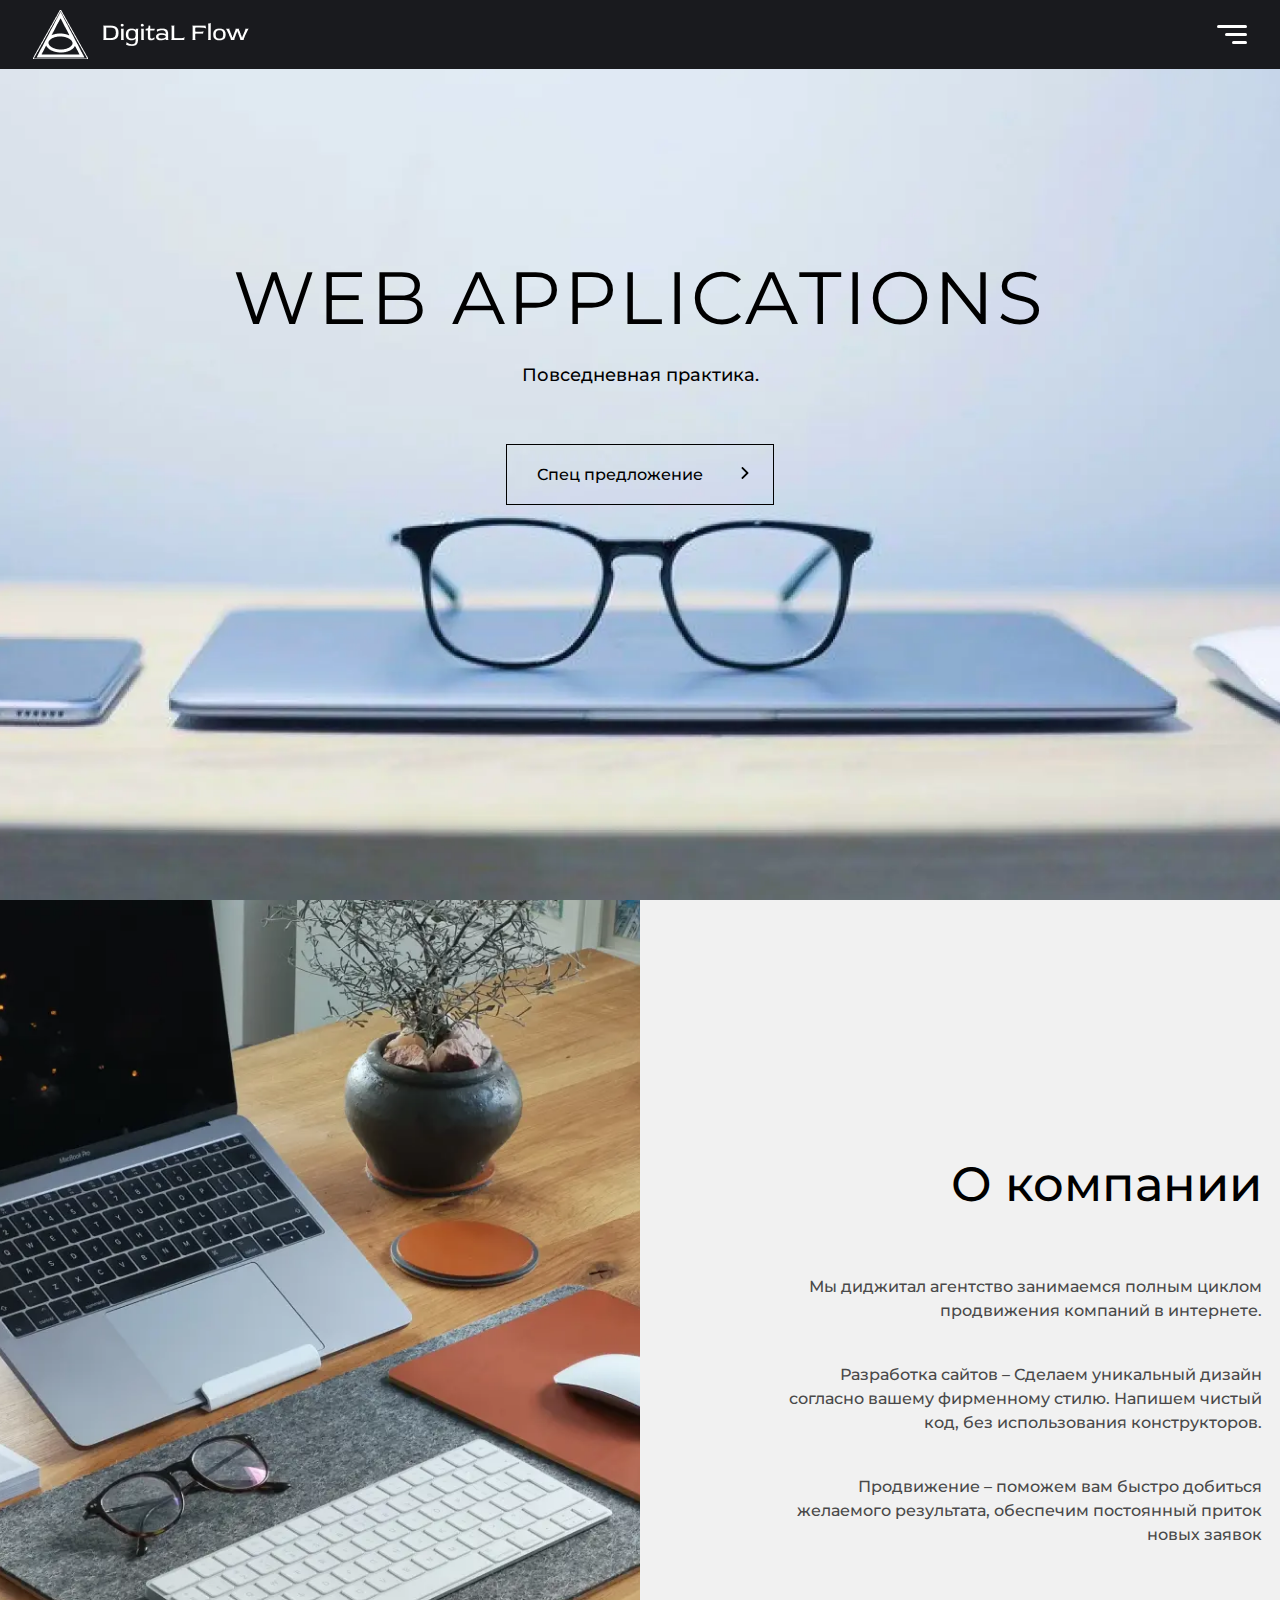
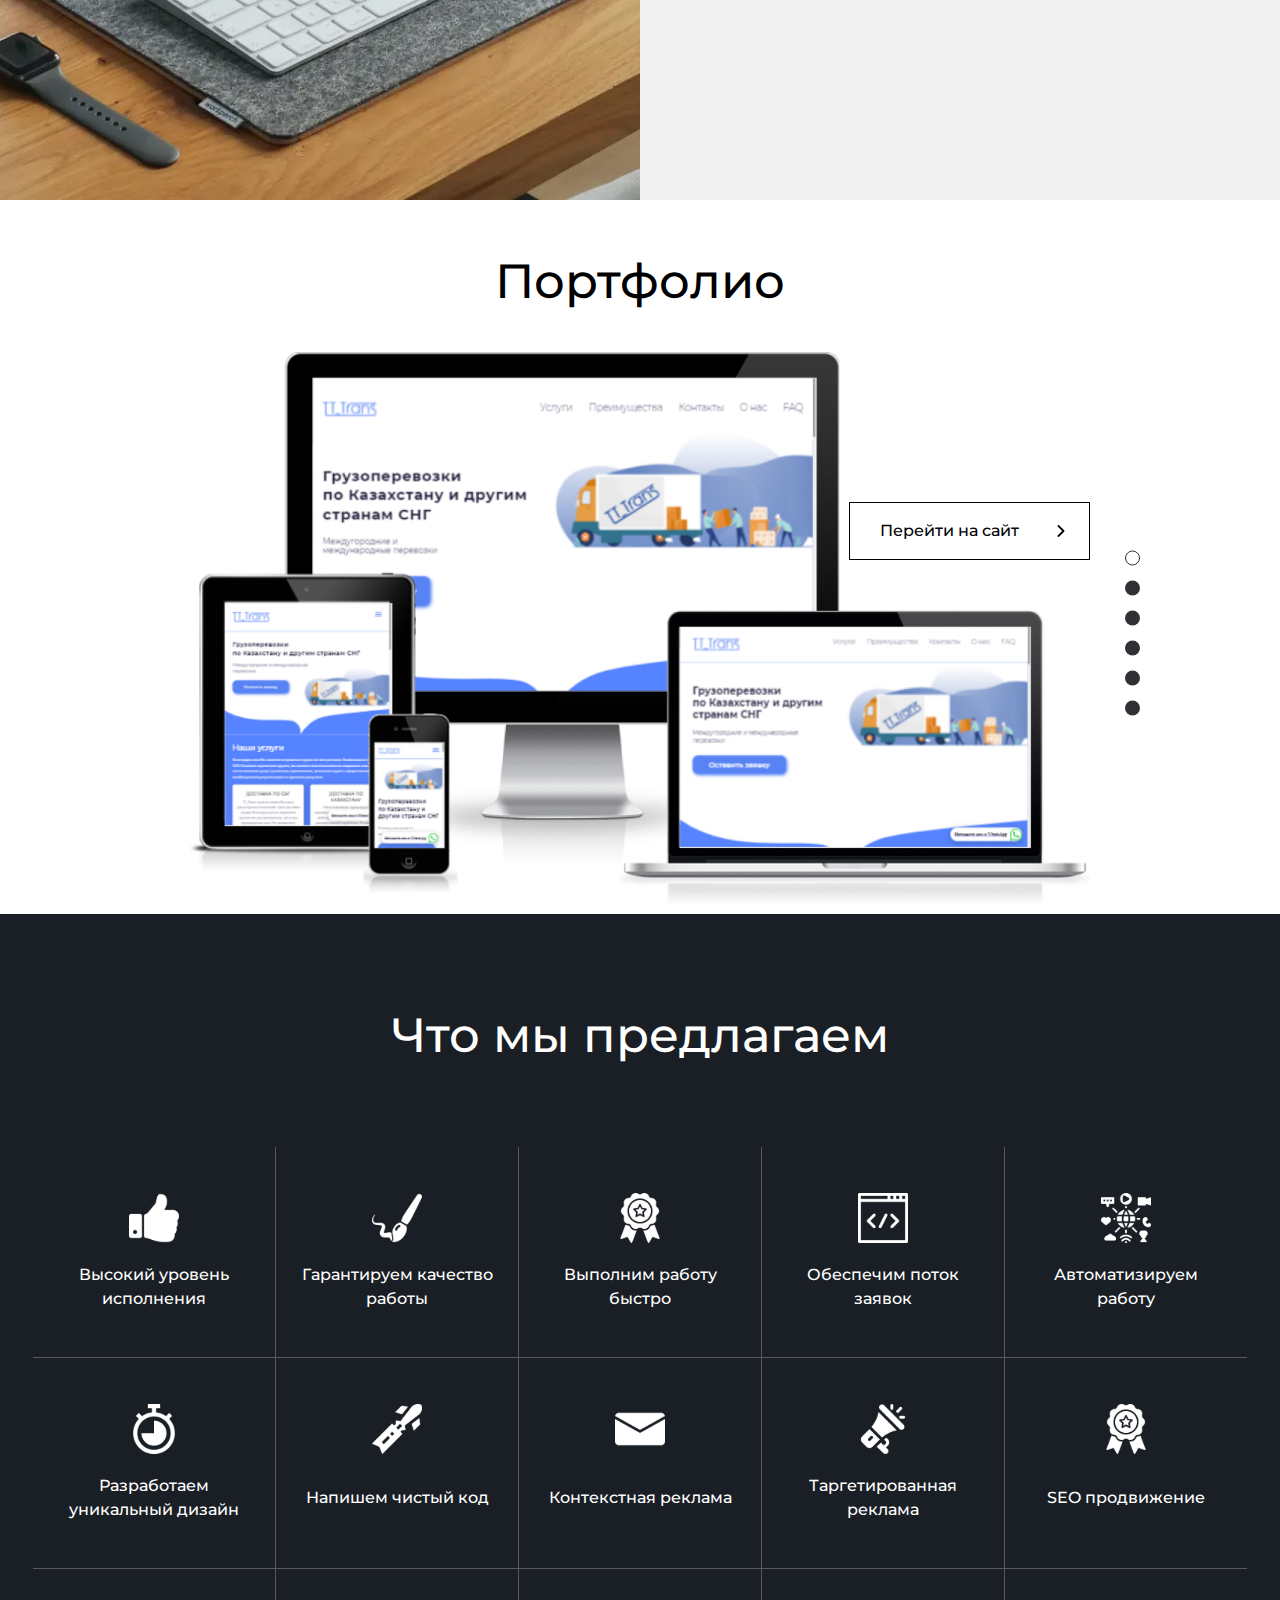
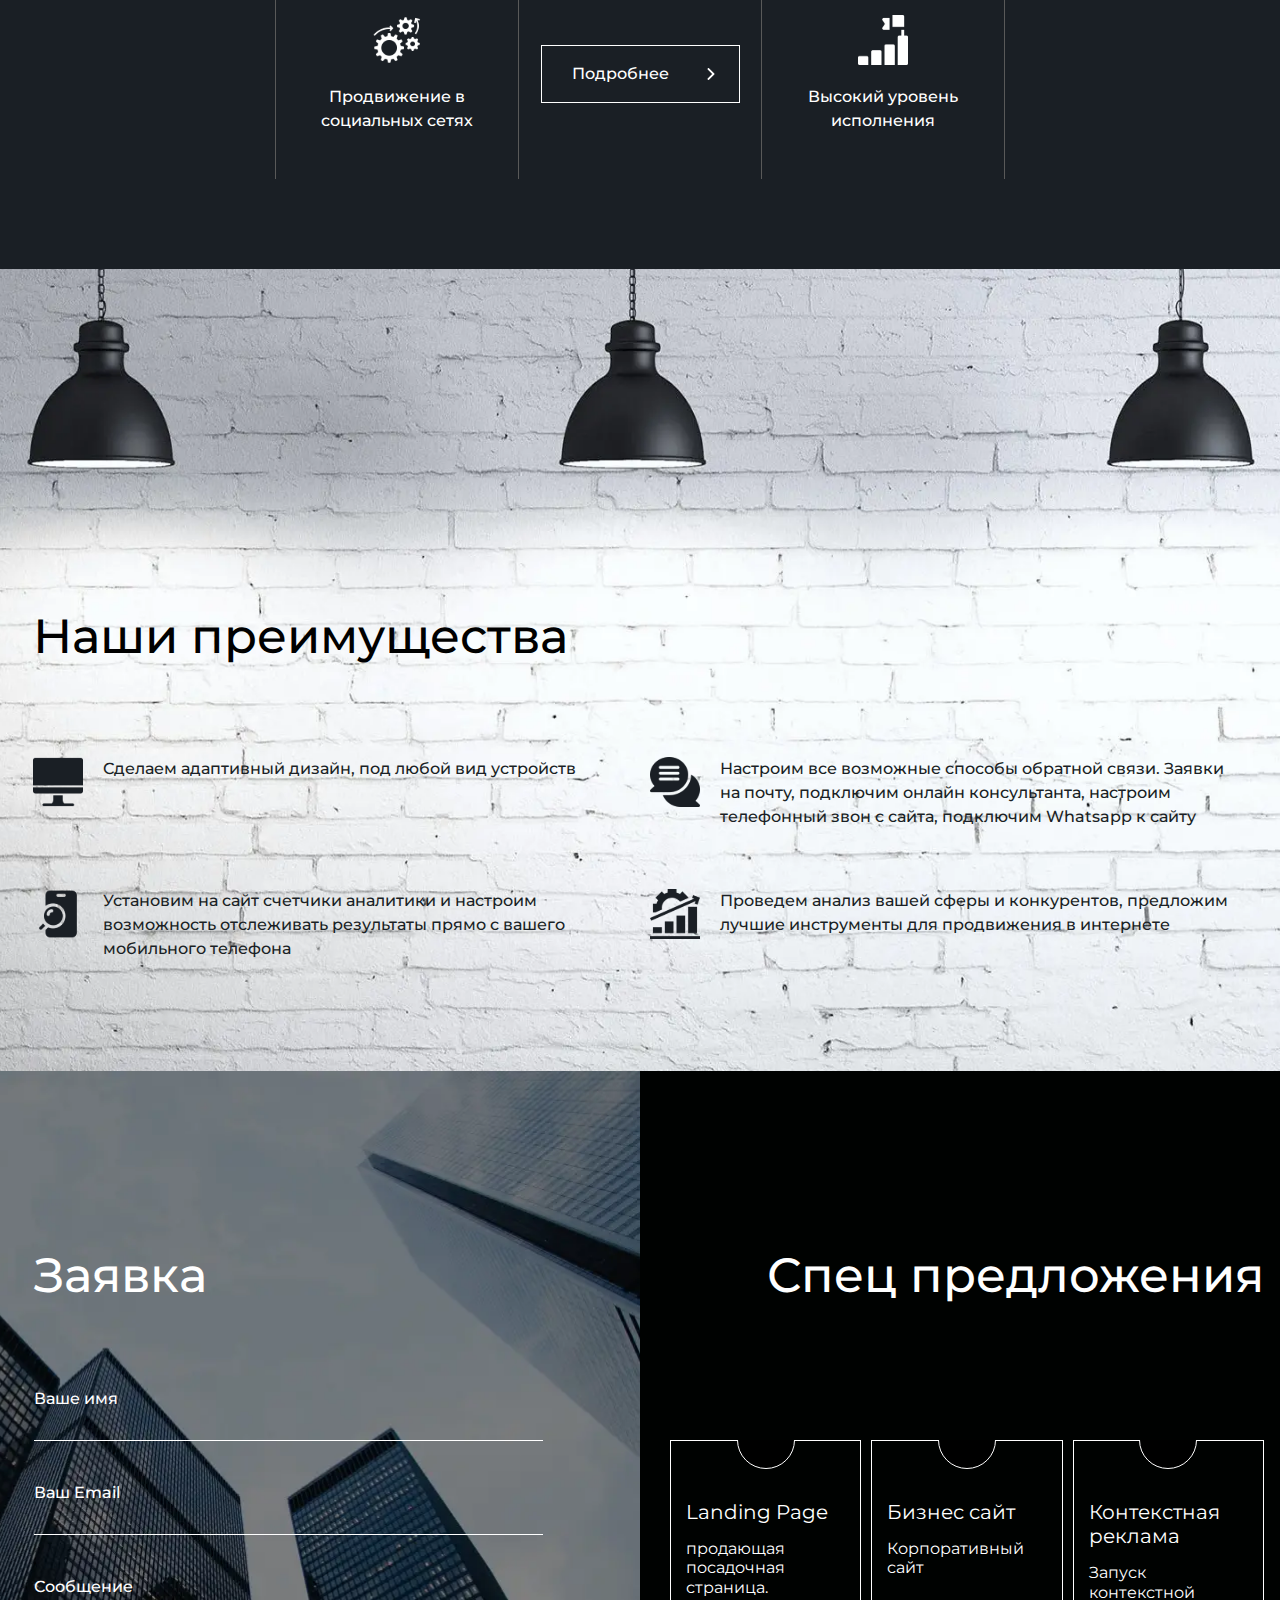
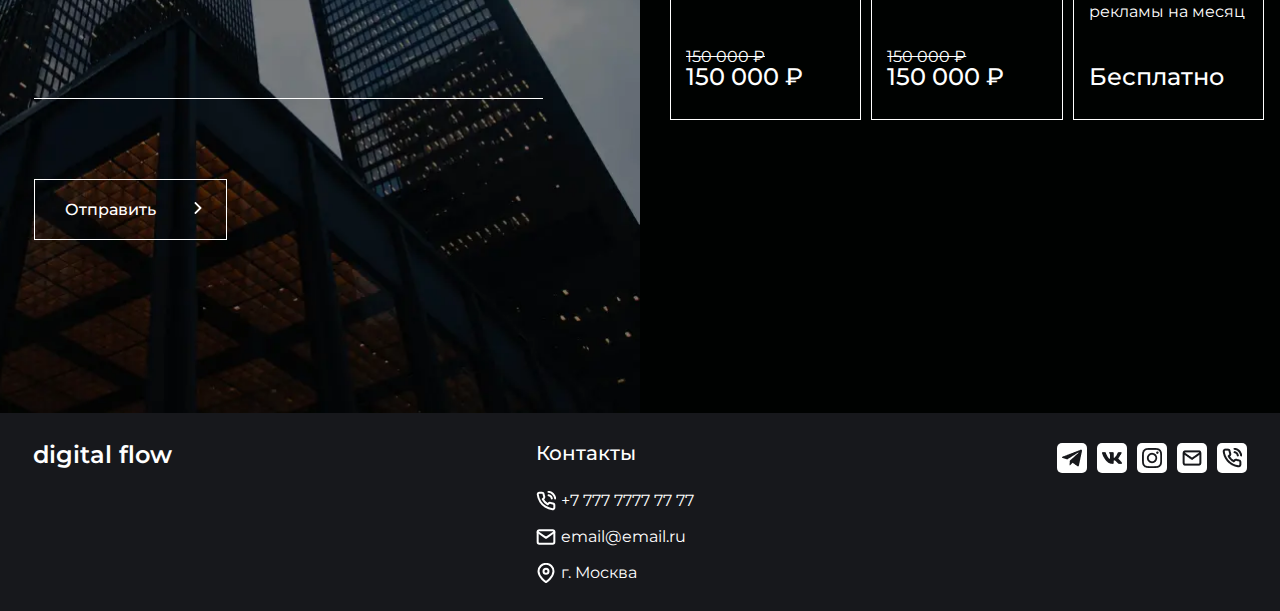
<file: index.html>
<!DOCTYPE html>
<html lang="ru">
<head>
    <meta charset="UTF-8">
<meta http-equiv="X-UA-Compatible" content="IE=edge">
<meta name="viewport" content="width=device-width, initial-scale=1.0, maximum-scale=1.0, user-scalable=no">
<link rel="shortcut icon" type="image/png" href="img/favicon.png"/>
<link rel="stylesheet" href="css/style.min.css">
<title>DigitaL Flow</title>
</head>
<body>
    <div class="wrap">
        <section class="section__first shift-element">
    <nav class="navigation">
        <ul class="navigation__row">
            <li class="navigation__item">
                <a href="/">
                    <picture>
                        <source srcset="img/Logo.png" type="image/webp">
                        <img src="img/Logo.png" alt="DigitaL Flow">
                    </picture>
                </a>
            </li>
            <li class="navigation__item">
                <div class="burger-btn_open">
                    <span></span>
                </div>
            </li>
        </ul>
    </nav>
    <aside class="burger-menu">
        <div class="burger-btn_close"></div>
        <ul class="burger-menu__col">
            <li class="burger-menu__item"><a class="shift-trigger" href="/">Главная</a></li>
            <li class="burger-menu__item"><a class="shift-trigger" href="/">О компании</a></li>
            <li class="burger-menu__item"><a class="shift-trigger" href="/">Портфолио</a></li>
            <li class="burger-menu__item"><a class="shift-trigger" href="/">Что мы предлагаем</a></li>
            <li class="burger-menu__item"><a class="shift-trigger" href="/">Специальное предложение</a></li>
        </ul>
        <button class="action action_white modal-open">
            Оставить заявку
        </button>
        <div class="social">
            <div class="social__item">
                <a href="/"><img src="img/icons/icons_footer_social_1.png" alt="telegram"></a>
            </div>
            <div class="social__item">
                <a href="/"><img src="img/icons/icons_footer_social_2.png" alt="vk"></a>
            </div>
            <div class="social__item">
                <a href="/"><img src="img/icons/icons_footer_social_3.png" alt="instagram"></a>
            </div>
            <div class="social__item">
                <a href="/"><img src="img/icons/icons_footer_social_4.png" alt="mail"></a>
            </div>
            <div class="social__item">
                <a href="/"><img src="img/icons/icons_footer_social_5.png" alt="phone"></a>
            </div>
        </div>
    </aside>
    <div class="col">
        <div class="title title-first"><h1>web applications</h1></div>
        <div class="subtitle">Повседневная практика.</div>
        <button class="action modal-open">Спец предложение</button>
    </div>
</section>
        <section class="section__second shift-element">
    <div class="row">
        <div class="leftside"></div>
        <div class="rightside">
            <div class="content-side">
                <div class="title">
                    <h2>
                        О компании
                    </h2>
                </div>
                <div class="text">
                    <p>Мы диджитал агентство занимаемся полным циклом продвижения компаний в интернете.</p>
                    <p>Разработка сайтов – Сделаем уникальный дизайн согласно вашему фирменному стилю. Напишем чистый код, без использования конструкторов.</p>
                    <p>Продвижение – поможем вам быстро добиться желаемого результата, обеспечим постоянный приток новых заявок</p>
                </div>
            </div>
        </div>
    </div>
</section>
        <section class="section__third shift-element">
    <div class="content">
        <div class="col">
            <div class="title">
                <h2>Портфолио</h2>
            </div>
            <div class="slider">
                <div class="slider-container">
                    <div class="slider__item">
                        <div class="slider__item__wrap">
                            <picture>
                                <source srcset="img/slider_screen_3.png" type="image/webp">
                                <img src="img/slider_screen_3.png" alt="portfolio">
                            </picture>
                            <a href="/" class="action">Перейти на сайт</a>
                        </div>
                    </div>
                    <div class="slider__item">
                        <div class="slider__item__wrap">
                            <picture>
                                <source srcset="img/slider_screen_3_slide_2.jpg" type="image/webp">
                                <img src="img/slider_screen_3_slide_2.jpg" alt="portfolio">
                            </picture>
                            <a href="/" class="action">Перейти на сайт</a>
                        </div>
                    </div>
                    <div class="slider__item">
                        <div class="slider__item__wrap">
                            <picture>
                                <source srcset="img/slider_screen_3.png" type="image/webp">
                                <img src="img/slider_screen_3.png" alt="portfolio">
                            </picture>
                            <a href="/" class="action">Перейти на сайт</a>
                        </div>
                    </div>
                    <div class="slider__item">
                        <div class="slider__item__wrap">
                            <picture>
                                <source srcset="img/slider_screen_3_slide_2.jpg" type="image/webp">
                                <img src="img/slider_screen_3_slide_2.jpg" alt="portfolio">
                            </picture>
                            <a href="/" class="action">Перейти на сайт</a>
                        </div>
                    </div>
                    <div class="slider__item">
                        <div class="slider__item__wrap">
                            <picture>
                                <source srcset="img/slider_screen_3.png" type="image/webp">
                                <img src="img/slider_screen_3.png" alt="portfolio">
                            </picture>
                            <a href="/" class="action">Перейти на сайт</a>
                        </div>
                    </div>
                    <div class="slider__item">
                        <div class="slider__item__wrap">
                            <picture>
                                <source srcset="img/slider_screen_3_slide_2.jpg" type="image/webp">
                                <img src="img/slider_screen_3_slide_2.jpg" alt="portfolio">
                            </picture>
                            <a href="/" class="action">Перейти на сайт</a>
                        </div>
                    </div>
                </div>
                <div class="slider__dots">
                </div>
            </div>
        </div>
    </div>
</section>
        <section class="section__fourth shift-element">
    <div class="content">
        <div class="title title_white">
            <h2>
                Что мы предлагаем
            </h2>
        </div>
        <div class="table-grid">
            <div class="table-grid__item">
                <img src="img/icons/award 1.svg" alt="">
                <p>Высокий уровень исполнения</p>
            </div>
            <div class="table-grid__item">
                <img src="img/icons/award 2.svg" alt="">
                <p>Гарантируем качество работы</p>
            </div>
            <div class="table-grid__item">
                <img src="img/icons/award 3.svg" alt="">
                <p>Выполним работу быстро</p>
            </div>
            <div class="table-grid__item">
                <img src="img/icons/award 4.svg" alt="">
                <p>Обеспечим поток заявок</p>
            </div>
            <div class="table-grid__item">
                <img src="img/icons/award 5.svg" alt="">
                <p>Автоматизируем работу</p>
            </div>
            <div class="table-grid__item">
                <img src="img/icons/award 6.svg" alt="">
                <p>Разработаем уникальный дизайн</p>
            </div>
            <div class="table-grid__item">
                <img src="img/icons/award 7.svg" alt="">
                <p>Напишем чистый код</p>
            </div>
            <div class="table-grid__item">
                <img src="img/icons/award 8.svg" alt="">
                <p>Контекстная реклама</p>
            </div>
            <div class="table-grid__item">
                <img src="img/icons/award 9.svg" alt="">
                <p>Таргетированная реклама</p>
            </div>
            <div class="table-grid__item">
                <img src="img/icons/award 10.svg" alt="">
                <p>SEO продвижение</p>
            </div>
            <div class="table-grid__item"></div>
            <div class="table-grid__item">
                <img src="img/icons/award 11.svg" alt="">
                <p>Продвижение в социальных сетях</p>
            </div>
            <div class="table-grid__item">
                <a href="/" class="action action_white">Подробнее</a>
            </div>
            <div class="table-grid__item">
                <img src="img/icons/award 12.svg" alt="">
                <p>Высокий уровень исполнения</p>
            </div>
            <div class="table-grid__item"></div>
        </div>
    </div>
</section>
        <section class="section__fifth">
    <div class="content">
        <div class="title title_left">
            <h2>
                Наши преимущества
            </h2>
        </div>
        <div class="table">
            <div class="table__item">
                <img src="img/icons/icons_screen_5_1.svg" alt="">
                <p>Сделаем адаптивный дизайн, под любой вид устройств</p>
            </div>
            <div class="table__item">
                <img src="img/icons/icons_screen_5_2.svg" alt="">
                <p>Настроим все возможные способы обратной связи. Заявки на почту, подключим онлайн консультанта, настроим телефонный звон с сайта, подключим Whatsapp к сайту</p>
            </div>
            <div class="table__item">
                <img src="img/icons/icons_screen_5_3.svg" alt="">
                <p>Установим на сайт счетчики аналитики и настроим возможность отслеживать результаты прямо с вашего мобильного телефона</p>
            </div>
            <div class="table__item">
                <img src="img/icons/icons_screen_5_4.svg" alt="">
                <p>Проведем анализ вашей сферы и конкурентов, предложим лучшие инструменты для продвижения в интернете</p>
            </div>
        </div>
    </div>
</section>
        <section class="section__sixth shift-element">
        <div class="item left">
            <div class="order-list">
                <div class="title title_white title_left">
                    <h2>Заявка</h2>
                </div>
                <form action="/" class="form" name="order">
                    <label for="name">Ваше имя</label>
                    <input type="text" name="name" id="name" required>
                    <label for="email">Ваш Email</label>
                    <input type="email" name="email" id="email" required>
                    <label for="message">Сообщение</label>
                    <textarea name="message" id="message"></textarea>
                    <input type="hidden" name="offer" value="">
                    <button class="action action_white">Отправить</button>
                </form>
            </div>
        </div>
        <div class="item right">
            <div class="offer">
                <div class="title title_white title_right">
                    <h2>Спец предложения </h2>
                </div>
                <div class="offer__row">
                    <div class="offer__item" data-offer="landing">
                        <div class="item__wrap">
                            <div class="offer__title">
                                <h3>Landing Page</h3>
                            </div>
                            <div class="offer__description">
                                продающая посадочная страница. 
                            </div>
                            <div class="offer__beginprice">
                                <s>150 000 ₽</s>
                            </div>
                            <div class="offer__price">
                                150 000 ₽
                            </div>
                        </div>
                    </div>
                    <div class="offer__item" data-offer="corp">
                        <div class="item__wrap">
                            <div class="offer__title">
                                <h3>Бизнес сайт</h3>
                            </div>
                            <div class="offer__description">
                                Корпоративный сайт  
                            </div>
                            <div class="offer__beginprice">
                                <s>150 000 ₽</s>
                            </div>
                            <div class="offer__price">
                                150 000 ₽
                            </div>
                        </div>
                    </div>
                    <div class="offer__item" data-offer="context">
                        <div class="item__wrap">
                            <div class="offer__title">
                                <h3>Контекстная реклама</h3>
                            </div>
                            <div class="offer__description">
                                Запуск контекстной рекламы на месяц 
                            </div>
                            <div class="offer__beginprice"></div>
                            <div class="offer__price">
                                Бесплатно
                            </div>
                        </div>
                    </div>
                </div>
            </div>
        </div>
</section>
        <footer class="section__footer">
    <div class="content">
        <div class="social">
            <div class="social__logo-text"><a href="/">digital flow</a></div>
            <div class="social__contact">
                <div class="item__title">Контакты</div>
                <div class="contact__item">
                    <p class="contact__tel">+7 777 7777 77 77</p>
                </div>
                <div class="contact__item">
                    <p class="contact__email">email@email.ru</p>
                </div>
                <div class="contact__item">
                    <p class="contact__addres">г. Москва</p>
                </div>
            </div>
            <div class="social__row">
                <div class="social__item">
                    <a href="/"><img src="img/icons/icons_footer_social_1.png" alt="telegram"></a>
                </div>
                <div class="social__item">
                    <a href="/"><img src="img/icons/icons_footer_social_2.png" alt="vk"></a>
                </div>
                <div class="social__item">
                    <a href="/"><img src="img/icons/icons_footer_social_3.png" alt="instagram"></a>
                </div>
                <div class="social__item">
                    <a href="/"><img src="img/icons/icons_footer_social_4.png" alt="mail"></a>
                </div>
                <div class="social__item">
                    <a href="/"><img src="img/icons/icons_footer_social_5.png" alt="phone"></a>
                </div>
            </div>
        </div>
    </div>
</footer>
        <div class="modal">
    <div class="modal__dialog">
        <div class="modal__content">
            <form action="#" name="order">
                <div data-modal-close class="modal__close">&times;</div>
                <div class="modal__title">Заявка</div>
                <div class="wrap-form-input">
                    <input required placeholder="Ваше имя" name="name" type="text" class="modal__input">
                    <input required placeholder="Ваш email" name="email" type="email" class="modal__input">
                    <textarea placeholder="Комментарий" name="message" type="email" class="modal__input"></textarea>
                </div>
                <input type="hidden" name="offer" value="">
                <div class="modal__title">Специальное предложение</div>
                <div class="offer">
                        <div class="offer__item" data-offer="landing">
                            <div class="offer__title">
                                <h3>Landing Page</h3>
                            </div>
                            <div class="offer__description">
                                продающая посадочная страница. 
                            </div>
                            <div class="offer__beginprice">
                                <s>150 000 ₽</s>
                            </div>
                            <div class="offer__price">
                                150 000 ₽
                            </div>
                        </div>
                        <div class="offer__item" data-offer="corp">
                            <div class="offer__title">
                                <h3>Бизнес сайт</h3>
                            </div>
                            <div class="offer__description">
                                Корпоративный сайт  
                            </div>
                            <div class="offer__beginprice">
                                <s>150 000 ₽</s>
                            </div>
                            <div class="offer__price">
                                150 000 ₽
                            </div>
                        </div>
                        <div class="offer__item" data-offer="context">
                            <div class="offer__title">
                                <h3>Контекстная реклама</h3>
                            </div>
                            <div class="offer__description">
                                Запуск контекстной рекламы на месяц 
                            </div>
                            <div class="offer__beginprice"></div>
                            <div class="offer__price">
                                Бесплатно
                            </div>
                        </div>
                </div>
                <button class="action action_modal">Отправить</button>
            </form>
        </div>
    </div>
</div>
    </div>
    <script src="js/app.min.js"></script>
</body>
</html>
</file>
<file: css/style.min.css>
@import url('https://fonts.googleapis.com/css2?family=Montserrat:wght@400; 500;600;700&display=swap');*{padding:0;margin:0;border:0}*,::after,:before{-webkit-box-sizing:border-box;box-sizing:border-box}:active,:focus{outline:0}a:active,a:focus{outline:0}aside,footer,header,nav{display:block}body,html{height:100%;width:100%;font-size:100%;line-height:1;font-size:16px;-ms-text-size-adjust:100%;-moz-text-size-adjust:100%;-webkit-text-size-adjust:100%}button,input,textarea{font-family:inherit}input::-ms-clear{display:none}button{cursor:pointer}button::-moz-focus-inner{padding:0;border:0}a,a:hover,a:visited{text-decoration:none}ul li{list-style:none}img{vertical-align:top}h1,h2,h3,h4,h5,h6{font-size:inherit;font-weight:400}.modal{position:fixed;top:0;left:0;z-index:1050;display:none;width:100%;height:100%;overflow:hidden;background-color:rgba(0,0,0,.5)}.modal__dialog{max-width:500px;margin:40px auto}.modal__content{position:relative;width:100%;padding:40px;background-color:#fff;border:1px solid rgba(0,0,0,.2);border-radius:4px;max-height:80vh;overflow-y:auto}.modal__close{position:absolute;top:8px;right:14px;font-size:30px;color:#000;opacity:.5;font-weight:700;border:none;background-color:transparent;cursor:pointer}.modal__title{text-align:center;font-size:22px;text-transform:uppercase}.modal__input{display:block;margin:20px auto 20px auto;width:280px;height:50px;background:#fff;-webkit-box-shadow:0 4px 15px rgba(0,0,0,.2);box-shadow:0 4px 15px rgba(0,0,0,.2);border:none;font-size:18px;text-align:center;padding:0 20px;outline:0}*{font-family:Montserrat,sans-serif;font-size:16px}.wrap{width:100%;height:100%}section{overflow:hidden}.content{max-width:1246px;margin:0 auto;padding:0 16px}.col{display:-webkit-box;display:-ms-flexbox;display:flex;-webkit-box-orient:vertical;-webkit-box-direction:normal;-ms-flex-direction:column;flex-direction:column;-webkit-box-align:center;-ms-flex-align:center;align-items:center}.title.title-first{text-align:center;margin-bottom:20px}.title.title_white{text-align:center;color:#fff}.title.title_left{text-align:left}.title.title_right{text-align:right}.title h1{font-size:4.625rem;text-transform:uppercase;font-weight:400;line-height:1.3;letter-spacing:.2rem}.title h2{font-size:3rem;line-height:1.3;font-weight:500}.action{border:1px solid #000;background:0 0;padding:20px 70px 20px 30px;font-weight:500;position:relative;-webkit-transition:.3s;-o-transition:.3s;transition:.3s;color:inherit}.action::after{content:"";position:absolute;top:22px;right:24px;width:8px;height:12px;background:url(../img/icons/arrow.svg) center no-repeat}.action_white{color:#fff;border:1px solid #fff;display:inline-block}.action_white::after{background:url(../img/icons/arrow_white.svg) center no-repeat}.action_modal{padding:10px 70px 10px 15px;left:50%;-webkit-transform:translateX(-50%);-ms-transform:translateX(-50%);transform:translateX(-50%)}.action_modal::after{top:14px}.action:hover{border:1px solid #fff;background:#000;color:#fff}.action:hover::after{-webkit-animation:move_right 1s infinite;animation:move_right 1s infinite;background:url(../img/icons/arrow_white.svg) center no-repeat}.social{display:-webkit-box;display:-ms-flexbox;display:flex;-webkit-box-pack:justify;-ms-flex-pack:justify;justify-content:space-between;-webkit-box-align:center;-ms-flex-align:center;align-items:center}.social .logo-text{margin-right:10px;line-height:1.2}.social__row{display:-webkit-box;display:-ms-flexbox;display:flex}.social__item{width:30px;height:30px;background-color:#fff;border-radius:5px;margin-right:10px;position:relative}.social__item:last-child{margin-right:0}.social__item img{position:absolute;top:50%;left:50%;-webkit-transform:translate(-50%,-50%);-ms-transform:translate(-50%,-50%);transform:translate(-50%,-50%)}.modal__title{margin-bottom:20px}.modal__title.bold{font-weight:700}.modal__img{text-align:center;margin-bottom:30px}.modal .wrap-form-input{max-width:280px;margin:0 auto}.modal textarea{height:200px;resize:none;margin-bottom:30px}.modal .offer{max-width:280px;margin:0 auto;color:#000;caret-color:transparent}.modal .offer__item{display:block;margin:20px auto 20px;background:#fff;-webkit-box-shadow:0 4px 15px rgba(0,0,0,.2);box-shadow:0 4px 15px rgba(0,0,0,.2);font-size:1.25rem;text-align:center;padding:10px 20px;cursor:pointer;-webkit-transition:.3s;-o-transition:.3s;transition:.3s}.modal .offer__item:hover{background:#1f1f1f;color:#fff}.modal .offer__item.active{background:-webkit-gradient(linear,left top,left bottom,from(#61b3c9),to(#074d88));background:-o-linear-gradient(top,#61b3c9 0,#074d88 100%);background:linear-gradient(180deg,#61b3c9 0,#074d88 100%);color:#fff}.modal .offer__title{font-size:1.25rem;font-weight:500;line-height:1.523rem;margin-bottom:15px}.modal .offer__description{font-weight:400;line-height:1.21rem;margin-bottom:44px;-webkit-box-flex:1;-ms-flex:1 1 auto;flex:1 1 auto}.modal .offer__oldprice{font-size:.875rem;font-weight:500;text-decoration:line-through;margin-bottom:6px}.modal .offer__price{font-size:1.5rem;font-weight:500}.spinner{position:fixed;top:0;left:0;width:100%;height:100%;background-color:rgba(0,0,0,.5);z-index:2000}.spinner img{width:60%;position:absolute;top:50%;left:50%;-webkit-transform:translate(-50%,-50%);-ms-transform:translate(-50%,-50%);transform:translate(-50%,-50%)}.show{display:block;-webkit-animation-name:fade;animation-name:fade;-webkit-animation-duration:.7s;animation-duration:.7s}.hide{display:none}.no-webp .section__first{background:url(../img/background_screen_1.jpg) center/cover no-repeat}.section__first{width:100%;height:100vh}.section__first .navigation{position:fixed;width:100%;top:0;left:0;background-color:#191a1e;z-index:50}.section__first .navigation__row{display:-webkit-box;display:-ms-flexbox;display:flex;max-width:1246px;margin:0 auto;-webkit-box-pack:justify;-ms-flex-pack:justify;justify-content:space-between;-webkit-box-align:center;-ms-flex-align:center;align-items:center;padding:10px 16px}.section__first .navigation .burger-btn_open{position:relative;width:30px;height:20px;cursor:pointer}.section__first .navigation .burger-btn_open span{display:block;width:100%;height:3px;background-color:#fff;border-radius:20px;caret-color:transparent}.section__first .navigation .burger-btn_open span::after,.section__first .navigation .burger-btn_open span::before{content:"";position:absolute;background-color:#fff;border-radius:20px;height:3px}.section__first .navigation .burger-btn_open span::before{top:8px;right:0;width:75%}.section__first .navigation .burger-btn_open span::after{top:16px;right:0;width:50%}.section__first .navigation .burger-btn_open:hover span{float:right;-webkit-animation:span_stretching .8s cubic-bezier(1,-.01,0,.98);animation:span_stretching .8s cubic-bezier(1,-.01,0,.98)}.section__first .navigation .burger-btn_open:hover span::before{-webkit-animation:span_before_stretching .8s cubic-bezier(1,-.01,0,.98);animation:span_before_stretching .8s cubic-bezier(1,-.01,0,.98)}.section__first .navigation .burger-btn_open:hover span::after{-webkit-animation:span_after_stretching .8s cubic-bezier(1,-.01,0,.98);animation:span_after_stretching .8s cubic-bezier(1,-.01,0,.98)}.section__first .subtitle{font-size:1.125rem;font-weight:500;margin-bottom:60px}.section__first .col{margin:250px 0}.section__first .action{text-align:center}.section__first .burger-menu{position:fixed;top:0;right:-38%;width:38%;height:100%;padding:42px 15px 0 80px;background-color:#191a1e;-webkit-transition:.3s;-o-transition:.3s;transition:.3s;z-index:100}.section__first .burger-menu .burger-btn_close{position:relative;width:30px;height:30px;margin-bottom:90px;caret-color:transparent;cursor:pointer}.section__first .burger-menu .burger-btn_close::after,.section__first .burger-menu .burger-btn_close::before{content:"";position:absolute;background-color:#5e5f62;border-radius:20px;-webkit-transition:.3s;-o-transition:.3s;transition:.3s;width:100%;height:3px}.section__first .burger-menu .burger-btn_close::before{top:13px;left:0;-webkit-transform:rotate(-45deg);-ms-transform:rotate(-45deg);transform:rotate(-45deg)}.section__first .burger-menu .burger-btn_close::after{top:13px;left:0;-webkit-transform:rotate(45deg);-ms-transform:rotate(45deg);transform:rotate(45deg)}.section__first .burger-menu .burger-btn_close:hover::after,.section__first .burger-menu .burger-btn_close:hover::before{background-color:#fff}.section__first .burger-menu .burger-menu__item{margin-bottom:40px}.section__first .burger-menu .burger-menu__item a{color:rgba(255,255,255,.3);font-weight:500;font-size:1.125rem;line-height:1.5;-webkit-transition:.3s;-o-transition:.3s;transition:.3s}.section__first .burger-menu .burger-menu__item:hover a{color:#fff;border-bottom:1px solid #fff}.section__first .burger-menu .burger-menu__item:last-child{margin-bottom:210px}.section__first .burger-menu .action{margin-bottom:130px}.section__first .burger-menu .social{-webkit-box-pack:start;-ms-flex-pack:start;justify-content:flex-start}.section__second{width:100%;height:100vh;background-color:#f1f1f1}.section__second .row{display:-webkit-box;display:-ms-flexbox;display:flex;min-height:100%}.no-webp .section__second .leftside{background:url(../img/background_leftside_screen_2.jpg) center/cover no-repeat}.section__second .leftside{-webkit-box-flex:1;-ms-flex:1 1 50%;flex:1 1 50%}.section__second .rightside{-webkit-box-flex:1;-ms-flex:1 1 50%;flex:1 1 50%}.section__second .rightside .content-side{display:block;max-width:637px;text-align:right;position:relative;padding:0 15px;top:50%;-webkit-transform:translateY(-50%);-ms-transform:translateY(-50%);transform:translateY(-50%)}.section__second .rightside .title{margin-bottom:60px}.section__second .rightside .text{margin-left:auto;max-width:500px}.section__second .rightside .text p{font-size:1rem;font-weight:500;color:#494949;line-height:1.5rem;margin-bottom:40px}.section__second .rightside .text p:last-child{margin-bottom:0}.section__third{padding-top:90px}.section__third .title{margin-bottom:70px}.section__third .slider{position:relative}.section__third .slider .slider-container{width:1214px;height:757px;position:relative;overflow:hidden}.section__third .slider .slider__item{position:absolute;background-color:#fff;min-height:100%;opacity:0;top:100%;-webkit-transition:.9s;-o-transition:.9s;transition:.9s}.section__third .slider .slider__item img{max-width:100%;-o-object-fit:cover;object-fit:cover}.section__third .slider .slider__item.active{opacity:1;top:0}.section__third .slider .slider__item__wrap{position:relative}.section__third .slider .slider__item__wrap .action{position:absolute;top:150px;right:0}.section__third .slider .slider__dots{position:absolute;top:50%;right:0;-webkit-transform:translate(0,-50%);-ms-transform:translate(0,-50%);transform:translate(0,-50%);margin-right:-50px;z-index:10}.section__third .slider .slider__dots .dot{display:block;width:15px;height:15px;background-color:#313035;border-radius:50%;margin-bottom:15px;caret-color:transparent;cursor:pointer;-webkit-transition:.2s;-o-transition:.2s;transition:.2s}.section__third .slider .slider__dots .dot:last-child{margin-bottom:0}.section__third .slider .slider__dots .dot.active{background-color:transparent;border:1px solid #313035}.section__fourth{background-color:#1a1f25;padding:90px 0}.section__fourth .title{margin-bottom:80px}.section__fourth .table-grid{display:-ms-grid;display:grid;-ms-grid-rows:1fr 1px 1fr 1px 1fr;-ms-grid-columns:1fr 1px 1fr 1px 1fr 1px 1fr 1px 1fr;grid-template:repeat(3,1fr)/repeat(5,1fr);-webkit-box-pack:center;-ms-flex-pack:center;justify-content:center;justify-items:center;background-color:#595959;gap:1px}.section__fourth .table-grid__item{width:100%;display:-ms-grid;display:grid;-webkit-box-pack:center;-ms-flex-pack:center;justify-content:center;justify-items:center;background-color:#1a1f25;color:#fff;padding:46px 20px}.section__fourth .table-grid__item img{margin-bottom:20px}.section__fourth .table-grid__item p{text-align:center;font-weight:500;font-size:1rem;line-height:1.5rem}.section__fourth .action{text-align:center;margin:auto}.no-webp .section__fifth{background:url(../img/background_screen_5.jpg) center/cover no-repeat}.section__fifth{padding:336px 0 50px 0}.section__fifth .title{margin-bottom:90px}.section__fifth .table{display:-webkit-box;display:-ms-flexbox;display:flex;-webkit-box-pack:justify;-ms-flex-pack:justify;justify-content:space-between;-ms-flex-wrap:wrap;flex-wrap:wrap;margin:0 -10px}.section__fifth .table__item{display:-webkit-box;display:-ms-flexbox;display:flex;-webkit-box-flex:1;-ms-flex:1 1 50%;flex:1 1 50%;padding:0 10px;margin-bottom:60px}.section__fifth .table__item img{width:50px;height:50px;-o-object-fit:cover;object-fit:cover;margin-right:20px}.section__fifth .table__item p{font-weight:500;line-height:1.5rem;color:#1a1f25}.section__sixth{display:-webkit-box;display:-ms-flexbox;display:flex}.section__sixth .item{display:-webkit-box;display:-ms-flexbox;display:flex}.no-webp .section__sixth .item:first-child{background:url(../img/background_leftside_screen_6.jpg) 100%/cover no-repeat}.section__sixth .item:first-child{width:50%}.section__sixth .item:last-child{width:50%;background-color:#000201}.section__sixth .item.left{-webkit-box-pack:right;-ms-flex-pack:right;justify-content:right;padding:173px 7.604% 173px 16px}.section__sixth .item.right{-webkit-box-pack:left;-ms-flex-pack:left;justify-content:left;padding:173px 16px 0 30px}.section__sixth .order-list{width:509px}.section__sixth .order-list .title{text-align:left;margin-bottom:80px}.section__sixth .order-list form{display:-webkit-box;display:-ms-flexbox;display:flex;position:relative;-webkit-box-orient:vertical;-webkit-box-direction:normal;-ms-flex-direction:column;flex-direction:column}.section__sixth .order-list form label{color:#fff;font-weight:500;line-height:1.5rem;caret-color:transparent}.section__sixth .order-list form input{background:0 0;color:#fff;border-bottom:1px solid #fff;padding:5px;margin-bottom:40px}.section__sixth .order-list form textarea{resize:none;background:0 0;height:100px;line-height:1.4rem;color:#fff;border-bottom:1px solid #fff;padding:5px;margin-bottom:80px}.section__sixth .order-list form .action{-ms-flex-item-align:start;align-self:flex-start}.section__sixth .offer{max-width:602px;color:#fff;caret-color:transparent}.section__sixth .offer .title{margin-bottom:133px}.section__sixth .offer__row{display:-webkit-box;display:-ms-flexbox;display:flex;margin:0 -5px}.section__sixth .offer__item{-webkit-box-flex:1;-ms-flex:1 1 33.333%;flex:1 1 33.333%;padding:0 5px;position:relative;overflow:hidden;cursor:pointer}.section__sixth .offer__item .item__wrap{display:-webkit-box;display:-ms-flexbox;display:flex;-webkit-box-orient:vertical;-webkit-box-direction:normal;-ms-flex-direction:column;flex-direction:column;border:1px solid #fff;padding:59px 15px 30px 15px;z-index:1;min-height:100%}.section__sixth .offer__item.active .item__wrap{border:none;padding:60px 16px 31px 16px;background:-webkit-gradient(linear,left top,left bottom,from(#61b3c9),to(#074d88));background:-o-linear-gradient(top,#61b3c9 0,#074d88 100%);background:linear-gradient(180deg,#61b3c9 0,#074d88 100%)}.section__sixth .offer__item.active::before{border:none}.section__sixth .offer__item::before{content:"";position:absolute;top:0;left:50%;-webkit-transform:translate(-50%,-50%);-ms-transform:translate(-50%,-50%);transform:translate(-50%,-50%);background-color:#000;width:58px;height:58px;border:1px solid #fff;border-radius:0 0 50% 50%;z-index:2}.section__sixth .offer__title{font-size:1.25rem;font-weight:500;line-height:1.523rem;margin-bottom:15px}.section__sixth .offer__description{font-weight:400;line-height:1.21rem;margin-bottom:44px;-webkit-box-flex:1;-ms-flex:1 1 auto;flex:1 1 auto}.section__sixth .offer__oldprice{font-size:.875rem;font-weight:500;text-decoration:line-through;margin-bottom:6px}.section__sixth .offer__price{font-size:1.5rem;font-weight:500}.section__footer{background-color:#17181c;color:#fff;padding:30px 0}.section__footer .social{-webkit-box-align:start;-ms-flex-align:start;align-items:flex-start;margin:0 -10px}.section__footer .social__logo-text{padding:0 10px}.section__footer .social__logo-text a{font-size:1.5rem;font-weight:600;color:#fff}.section__footer .social__contact{padding:0 10px}.section__footer .social__contact .item__title{font-size:1.25rem;font-weight:500;margin-bottom:30px}.section__footer .social__contact .contact__item{line-height:1,21875rem;margin-bottom:20px}.section__footer .social__contact .contact__item .contact__tel{position:relative;padding-left:25px}.section__footer .social__contact .contact__item .contact__tel::before{content:"";position:absolute;top:-2px;left:0;width:20px;height:20px;background:url(../img/icons/icons_footer_contacts_3.svg) no-repeat}.section__footer .social__contact .contact__item .contact__email{position:relative;padding-left:25px}.section__footer .social__contact .contact__item .contact__email::before{content:"";position:absolute;top:-2px;left:0;width:20px;height:20px;background:url(../img/icons/icons_footer_contacts_2.svg) no-repeat}.section__footer .social__contact .contact__item .contact__addres{position:relative;padding-left:25px}.section__footer .social__contact .contact__item .contact__addres::before{content:"";position:absolute;top:-2px;left:0;width:20px;height:20px;background:url(../img/icons/icons_footer_contacts_1.svg) no-repeat}.section__footer .social__contact .contact__item:last-child{margin-bottom:0}.section__footer .social__row{padding:0 10px}@-webkit-keyframes move_right{0%{right:24px;opacity:1}100%{right:0;opacity:0}}@keyframes move_right{0%{right:24px;opacity:1}100%{right:0;opacity:0}}@-webkit-keyframes span_stretching{0%{width:100%}50%{width:0%}100%{width:100%}}@keyframes span_stretching{0%{width:100%}50%{width:0%}100%{width:100%}}@-webkit-keyframes span_before_stretching{0%{width:75%}50%{width:0%}100%{width:75%}}@keyframes span_before_stretching{0%{width:75%}50%{width:0%}100%{width:75%}}@-webkit-keyframes span_after_stretching{0%{width:50%}50%{width:0%}100%{width:50%}}@keyframes span_after_stretching{0%{width:50%}50%{width:0%}100%{width:50%}}@-webkit-keyframes fade{from{opacity:0}to{opacity:1}}@keyframes fade{from{opacity:0}to{opacity:1}}@media (max-width:1350px){.section__third{padding-top:50px}.section__third .title{margin-bottom:40px}.section__third .slider .slider-container{width:900px;height:562px}}@media (max-width:1100px){.section__sixth .item.left{padding:50px 7.604% 50px 16px}.section__sixth .item.right{padding:50px 16px 50px 20px}.section__sixth .offer .title{margin-bottom:50px}.section__sixth .offer__row{-ms-flex-wrap:wrap;flex-wrap:wrap}.section__sixth .offer__item{-webkit-box-flex:0;-ms-flex:0 1 50%;flex:0 1 50%;margin-bottom:10px}}@media (max-width:1050px){.section__third .slider .slider-container{width:700px;height:437px}.section__third .slider .slider__item__wrap .action{top:40px;padding:15px}.section__third .slider .slider__item__wrap .action::after{display:none}}@media (max-width:1000px){.section__fourth{padding:45px 0}.section__fourth .title{margin-bottom:40px}.section__fourth .table-grid{-ms-grid-rows:(1fr)[5];-ms-grid-columns:(1fr)[3];grid-template:repeat(5,1fr)/repeat(3,1fr)}.section__fourth .table-grid__item:nth-child(11){-webkit-box-ordinal-group:14;-ms-flex-order:13;order:13}.section__fourth .table-grid__item:nth-child(13){-webkit-box-ordinal-group:15;-ms-flex-order:14;order:14}.section__fourth .table-grid__item:nth-child(15){-webkit-box-ordinal-group:16;-ms-flex-order:15;order:15}.section__fifth{padding:200px 0 20px 0}.section__fifth .title{margin-bottom:40px}.section__fifth .table__item{margin-bottom:30px}}@media (max-width:900px){.title h1{font-size:3rem}.title h2{font-size:2.5rem}.section__first .burger-menu{right:-48%;width:48%}.section__first .burger-menu .burger-menu__item:last-child{margin-bottom:100px}.section__second .rightside{position:relative}.section__second .rightside .title{margin-bottom:30px}.section__second .rightside .text p{margin-bottom:25px}.section__fourth .table-grid__item{padding:15px 10px}.section__fourth .table-grid__item img{margin-bottom:10px}.section__sixth .offer__title{font-size:1.2rem;font-weight:500;line-height:1.523rem;margin-bottom:15px}.section__sixth .offer__description{font-weight:400;line-height:1.1rem;margin-bottom:44px;-webkit-box-flex:1;-ms-flex:1 1 auto;flex:1 1 auto}.section__sixth .offer__price{font-size:1.2rem}}@media (max-width:850px){.section__third .slider .slider-container{width:550px;height:343px}.section__third .slider .slider__item__wrap .action{display:none}.section__third .slider .slider__dots{margin-right:-25px}}@media (max-width:800px){.section__sixth{-webkit-box-orient:vertical;-webkit-box-direction:normal;-ms-flex-direction:column;flex-direction:column}.section__sixth .item{display:-webkit-box;display:-ms-flexbox;display:flex}.no-webp .section__sixth .item:first-child{background:url(../img/background_leftside_screen_6.jpg) 100%/cover no-repeat}.section__sixth .item:first-child{width:100%}.section__sixth .item:last-child{width:100%;background-color:#000201}.section__sixth .offer__row{-webkit-box-pack:center;-ms-flex-pack:center;justify-content:center}.section__sixth .offer__item{-webkit-box-flex:0;-ms-flex:0 1 33.333%;flex:0 1 33.333%;margin-bottom:10px}}@media (max-width:700px){.section__first .burger-menu{right:-58%;width:58%;padding:40px}.section__first .burger-menu .burger-btn_close{margin-bottom:70px}.section__first .burger-menu .burger-menu__item:last-child{margin-bottom:80px}.section__first .burger-menu .action{margin-bottom:80px}}@media (max-width:630px){.section__third .slider .slider-container{width:450px;height:281px}.section__third .slider .slider__dots .dot{margin-bottom:5px}}@media (max-width:600px){.title h1{font-size:2rem}.title h2{font-size:2rem}.action{padding:15px 40px 15px 15px}.action::after{top:19px;right:18px}.modal__input{width:100%}.section__second .row{-ms-flex-wrap:wrap;flex-wrap:wrap}.section__second .leftside,.section__second .rightside{-webkit-box-flex:0;-ms-flex:0 0 100%;flex:0 0 100%}.section__fourth .table-grid{-ms-grid-rows:(1fr)[7];-ms-grid-columns:(1fr)[2];grid-template:repeat(7,1fr)/repeat(2,1fr)}.section__fourth .table-grid__item:nth-child(11){display:none}.section__fourth .table-grid__item:nth-child(13){-ms-grid-column-span:2;grid-column:span 2;-webkit-box-ordinal-group:15;-ms-flex-order:14;order:14}.section__fourth .table-grid__item:nth-child(15){display:none}.section__fifth{padding:200px 0 0 0}.section__fifth .title{margin-bottom:35px}.section__fifth .table__item{-webkit-box-flex:1;-ms-flex:1 1 100%;flex:1 1 100%;margin-bottom:30px}.section__footer .social__row{-webkit-box-orient:vertical;-webkit-box-direction:normal;-ms-flex-direction:column;flex-direction:column;-webkit-box-pack:center;-ms-flex-pack:center;justify-content:center}.section__footer .social__item{margin-bottom:10px}.section__footer .social__item:last-child{margin-bottom:0}}@media (max-width:550px){.section__sixth .offer__item{-webkit-box-flex:0;-ms-flex:0 1 40%;flex:0 1 40%;margin-bottom:10px}}@media (max-width:540px){.section__third .slider .slider-container{width:350px;height:219px}}@media (max-width:500px){.section__first .burger-menu{right:-70%;width:70%}.section__first .burger-menu .burger-btn_close{margin-bottom:50px}.section__first .burger-menu .burger-menu__item{margin-bottom:20px}.section__first .burger-menu .burger-menu__item:last-child{margin-bottom:40px}.section__first .burger-menu .action{margin-bottom:45px}}@media (max-width:480px){.section__sixth .offer__item{-webkit-box-flex:0;-ms-flex:0 1 80%;flex:0 1 80%;margin-bottom:10px}}@media (max-width:450px){.section__fourth{padding:15px 0}.section__fourth .title{line-height:1.1;margin-bottom:20px}.section__fourth .table-grid{-ms-grid-rows:(1fr)[13];-ms-grid-columns:1fr;grid-template:repeat(13,1fr)/1fr}.section__fourth .table-grid__item{padding:10px}.section__fourth .table-grid__item:nth-child(13){-ms-grid-column-span:1;grid-column:span 1}.section__footer .social{-webkit-box-orient:vertical;-webkit-box-direction:normal;-ms-flex-direction:column;flex-direction:column;-webkit-box-align:center;-ms-flex-align:center;align-items:center}.section__footer .social__contact,.section__footer .social__logo-text{margin-bottom:30px}.section__footer .social__contact .item__title{text-align:center;margin-bottom:15px}.section__footer .social__row{-webkit-box-orient:horizontal;-webkit-box-direction:normal;-ms-flex-direction:row;flex-direction:row;-webkit-box-pack:center;-ms-flex-pack:center;justify-content:center}}@media (max-width:430px){.section__third .slider .slider-container{width:300px}.section__third .slider .slider__dots{position:relative;display:-webkit-box;display:-ms-flexbox;display:flex;-webkit-box-pack:center;-ms-flex-pack:center;justify-content:center;-webkit-transform:translate(0,0);-ms-transform:translate(0,0);transform:translate(0,0);margin:5px 0 10px 0;z-index:10}.section__third .slider .slider__dots .dot{margin-right:10px}}@media (max-width:400px){.section__first .burger-menu{right:-100%;width:100%}}@media (max-width:350px){.social__row{-ms-flex-wrap:wrap;flex-wrap:wrap;-webkit-box-pack:center;-ms-flex-pack:center;justify-content:center}.social__item{-webkit-box-flex:0;-ms-flex:0 0 30px;flex:0 0 30px;margin:5px 8px}}@media (max-width:320px){.title h1{font-size:1.8rem}}.webp .section__first{background:url(../img/background_screen_1.webp) center/cover no-repeat}.webp .section__second .leftside{background:url(../img/background_leftside_screen_2.webp) center/cover no-repeat}.webp .section__fifth{background:url(../img/background_screen_5.webp) center/cover no-repeat}.webp .section__sixth .item:first-child{background:url(../img/background_leftside_screen_6.webp) 100%/cover no-repeat}@media (max-width:800px){.webp .section__sixth .item:first-child{background:url(../img/background_leftside_screen_6.webp) 100%/cover no-repeat}}
</file>
